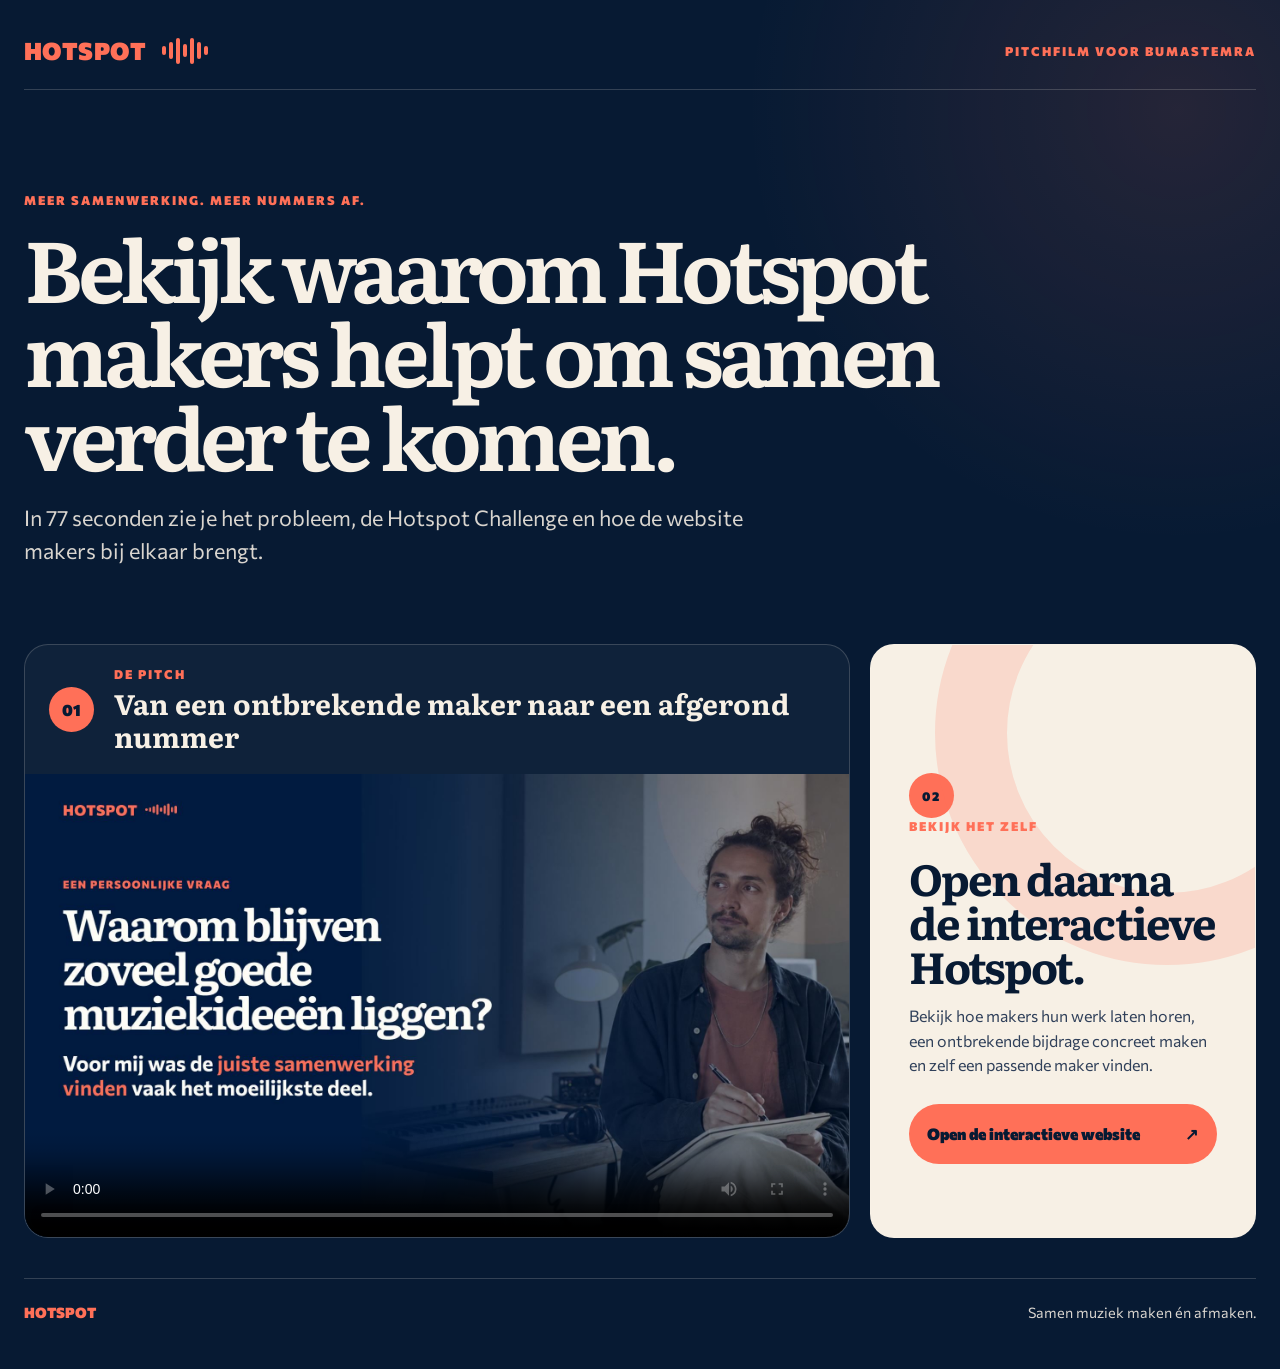
<file: pitch/index.html>
<!doctype html>
<html lang="nl">
  <head>
    <meta charset="utf-8" />
    <meta name="viewport" content="width=device-width, initial-scale=1" />
    <meta
      name="description"
      content="Bekijk de Hotspot-pitchfilm en ontdek daarna de interactieve website voor muziekmakers."
    />
    <meta name="theme-color" content="#071a33" />
    <meta property="og:title" content="Hotspot — samen meer muziek afmaken" />
    <meta
      property="og:description"
      content="Bekijk de korte pitchfilm en open daarna de interactieve Hotspot-website."
    />
    <meta property="og:type" content="website" />
    <title>Hotspot — Pitchfilm</title>
    <link rel="stylesheet" href="pitch.css" />
  </head>
  <body>
    <a class="skip-link" href="#pitchfilm">Ga naar de pitchfilm</a>

    <main class="pitch-page">
      <header class="pitch-header">
        <a class="brand" href="../#/" aria-label="Open de interactieve Hotspot-website">
          <span>HOTSPOT</span>
          <span class="brand-wave" aria-hidden="true">
            <i></i><i></i><i></i><i></i><i></i><i></i><i></i>
          </span>
        </a>
        <p>Pitchfilm voor BumaStemra</p>
      </header>

      <section class="intro" aria-labelledby="pitch-title">
        <p class="eyebrow">Meer samenwerking. Meer nummers af.</p>
        <h1 id="pitch-title">Bekijk waarom Hotspot makers helpt om samen verder te komen.</h1>
        <p class="intro-copy">
          In 77 seconden zie je het probleem, de Hotspot Challenge en hoe de website makers bij elkaar brengt.
        </p>
      </section>

      <div class="pitch-layout">
        <section class="film-card" aria-labelledby="film-title">
          <div class="film-heading">
            <span>01</span>
            <div>
              <p>De pitch</p>
              <h2 id="film-title">Van een ontbrekende maker naar een afgerond nummer</h2>
            </div>
          </div>

          <div class="video-frame">
            <video
              id="pitchfilm"
              controls
              playsinline
              preload="metadata"
              poster="poster.jpg"
              aria-label="Hotspot-pitchfilm voor BumaStemra"
            >
              <source src="Hotspot_pitchfilm_BumaStemra.mp4" type="video/mp4" />
              Je browser kan deze video niet afspelen.
            </video>
          </div>
        </section>

        <aside class="next-step" id="next-step" aria-labelledby="next-title">
          <span class="step-number">02</span>
          <p class="next-label">Bekijk het zelf</p>
          <h2 id="next-title">Open daarna de interactieve Hotspot.</h2>
          <p>
            Bekijk hoe makers hun werk laten horen, een ontbrekende bijdrage concreet maken en zelf een passende maker vinden.
          </p>
          <a class="primary-action" id="site-link" href="../#/">
            Open de interactieve website
            <span aria-hidden="true">↗</span>
          </a>
          <p class="after-film" id="after-film" role="status" aria-live="polite"></p>
        </aside>
      </div>

      <footer>
        <span>HOTSPOT</span>
        <p>Samen muziek maken én afmaken.</p>
      </footer>
    </main>

    <script src="pitch.js" defer></script>
  </body>
</html>
</file>
<file: pitch/pitch.css>
@font-face {
  font-family: "Hotspot Sans";
  src: url("../assets/fonts/commissioner-latin-variable.woff2") format("woff2-variations");
  font-weight: 100 900;
  font-display: swap;
}

@font-face {
  font-family: "Hotspot Serif";
  src: url("../assets/fonts/literata-latin-variable.woff2") format("woff2-variations");
  font-weight: 200 900;
  font-display: swap;
}

:root {
  --navy: #071a33;
  --navy-soft: #132b4d;
  --paper: #f7f0e5;
  --paper-muted: #d9d5cf;
  --coral: #ff7058;
  --line: rgba(247, 240, 229, 0.18);
}

* {
  box-sizing: border-box;
}

html {
  background: var(--navy);
  color-scheme: dark;
}

body {
  min-width: 320px;
  margin: 0;
  background:
    radial-gradient(circle at 92% 8%, rgba(255, 112, 88, 0.12), transparent 27rem),
    var(--navy);
  color: var(--paper);
  font-family: "Hotspot Sans", Arial, sans-serif;
}

a {
  color: inherit;
}

.skip-link {
  position: fixed;
  left: 1rem;
  top: 1rem;
  z-index: 20;
  transform: translateY(-180%);
  padding: 0.75rem 1rem;
  border-radius: 999px;
  background: var(--paper);
  color: var(--navy);
  font-weight: 800;
}

.skip-link:focus {
  transform: translateY(0);
}

.pitch-page {
  width: min(1440px, calc(100% - 3rem));
  margin: 0 auto;
  padding: 2.25rem 0 3rem;
}

.pitch-header,
.pitch-header .brand,
.pitch-layout,
.film-heading,
.primary-action,
footer {
  display: flex;
  align-items: center;
}

.pitch-header {
  justify-content: space-between;
  padding-bottom: 1.5rem;
  border-bottom: 1px solid var(--line);
}

.pitch-header p,
.eyebrow,
.film-heading p,
.next-label,
.step-number {
  margin: 0;
  color: var(--coral);
  font-size: 0.78rem;
  font-weight: 850;
  letter-spacing: 0.16em;
  text-transform: uppercase;
}

.brand {
  gap: 1rem;
  color: var(--coral);
  font-size: 1.5rem;
  font-weight: 900;
  letter-spacing: 0.02em;
  text-decoration: none;
}

.brand-wave {
  display: flex;
  align-items: center;
  gap: 3px;
  height: 26px;
}

.brand-wave i {
  width: 4px;
  height: 35%;
  border-radius: 999px;
  background: var(--coral);
}

.brand-wave i:nth-child(2),
.brand-wave i:nth-child(6) {
  height: 65%;
}

.brand-wave i:nth-child(3),
.brand-wave i:nth-child(5) {
  height: 100%;
}

.brand-wave i:nth-child(4) {
  height: 48%;
}

.intro {
  max-width: 1120px;
  padding: clamp(3.5rem, 8vw, 7.5rem) 0 clamp(3rem, 6vw, 5rem);
}

.intro h1 {
  max-width: 1050px;
  margin: 1rem 0 1.5rem;
  font-family: "Hotspot Serif", Georgia, serif;
  font-size: clamp(2.7rem, 6.7vw, 6.7rem);
  font-weight: 650;
  letter-spacing: -0.06em;
  line-height: 0.98;
}

.intro-copy {
  max-width: 760px;
  margin: 0;
  color: var(--paper-muted);
  font-size: clamp(1.05rem, 2vw, 1.35rem);
  line-height: 1.55;
}

.pitch-layout {
  align-items: stretch;
  gap: 1.25rem;
}

.film-card,
.next-step {
  border: 1px solid var(--line);
  border-radius: 1.5rem;
}

.film-card {
  min-width: 0;
  flex: 1 1 70%;
  overflow: hidden;
  background: rgba(255, 255, 255, 0.035);
}

.film-heading {
  gap: 1.25rem;
  min-height: 7rem;
  padding: 1.3rem 1.5rem;
}

.film-heading > span,
.step-number {
  display: grid;
  width: 2.8rem;
  height: 2.8rem;
  flex: 0 0 auto;
  place-items: center;
  border-radius: 50%;
  background: var(--coral);
  color: var(--navy);
  font-weight: 900;
}

.film-heading h2 {
  margin: 0.3rem 0 0;
  font-family: "Hotspot Serif", Georgia, serif;
  font-size: clamp(1.25rem, 2.2vw, 2rem);
  line-height: 1.18;
}

.video-frame {
  background: #020b16;
  aspect-ratio: 16 / 9;
}

video {
  display: block;
  width: 100%;
  height: 100%;
  object-fit: contain;
}

.next-step {
  position: relative;
  display: flex;
  flex: 0 1 25rem;
  flex-direction: column;
  align-items: flex-start;
  justify-content: flex-end;
  min-height: 32rem;
  padding: clamp(1.6rem, 3vw, 2.5rem);
  overflow: hidden;
  background: var(--paper);
  color: var(--navy);
  transition: box-shadow 220ms ease, transform 220ms ease;
}

.next-step::before {
  position: absolute;
  width: 20rem;
  height: 20rem;
  right: -9rem;
  top: -9rem;
  border: 4.5rem solid rgba(255, 112, 88, 0.18);
  border-radius: 50%;
  content: "";
}

.next-step.is-ready {
  box-shadow: 0 0 0 4px var(--coral), 0 26px 70px rgba(0, 0, 0, 0.3);
  transform: translateY(-4px);
}

.next-step h2 {
  position: relative;
  margin: 1.3rem 0 1rem;
  font-family: "Hotspot Serif", Georgia, serif;
  font-size: clamp(2rem, 3.4vw, 3.6rem);
  letter-spacing: -0.045em;
  line-height: 1.02;
}

.next-step > p:not(.next-label):not(.after-film) {
  position: relative;
  margin: 0 0 1.6rem;
  color: #30405a;
  font-size: 1rem;
  line-height: 1.55;
}

.primary-action {
  position: relative;
  justify-content: space-between;
  width: 100%;
  min-height: 3.75rem;
  gap: 1rem;
  padding: 0.9rem 1.15rem;
  border-radius: 999px;
  background: var(--coral);
  color: var(--navy);
  font-weight: 900;
  text-decoration: none;
  transition: background 160ms ease, transform 160ms ease;
}

.primary-action:hover {
  background: #ff836e;
  transform: translateY(-2px);
}

.primary-action:focus-visible,
.brand:focus-visible,
video:focus-visible {
  outline: 4px solid var(--coral);
  outline-offset: 4px;
}

.after-film {
  min-height: 1.3rem;
  margin: 0.9rem 0 0;
  color: #30405a;
  font-size: 0.88rem;
  font-weight: 750;
}

footer {
  justify-content: space-between;
  gap: 1rem;
  margin-top: 2.5rem;
  padding-top: 1.5rem;
  border-top: 1px solid var(--line);
  color: var(--paper-muted);
  font-size: 0.9rem;
}

footer span {
  color: var(--coral);
  font-weight: 900;
}

footer p {
  margin: 0;
}

@media (max-width: 900px) {
  .pitch-layout {
    flex-direction: column;
  }

  .next-step {
    min-height: 25rem;
    flex-basis: auto;
  }
}

@media (max-width: 600px) {
  .pitch-page {
    width: min(100% - 1.5rem, 1440px);
    padding-top: 1.2rem;
  }

  .pitch-header {
    align-items: flex-start;
    gap: 0.75rem;
    flex-direction: column;
  }

  .intro {
    padding-top: 3.5rem;
  }

  .film-heading {
    align-items: flex-start;
    min-height: 0;
  }

  .next-step {
    min-height: 23rem;
  }

  footer {
    align-items: flex-start;
    flex-direction: column;
  }
}

@media (prefers-reduced-motion: reduce) {
  *,
  *::before,
  *::after {
    scroll-behavior: auto !important;
    transition-duration: 0.01ms !important;
  }
}
</file>
